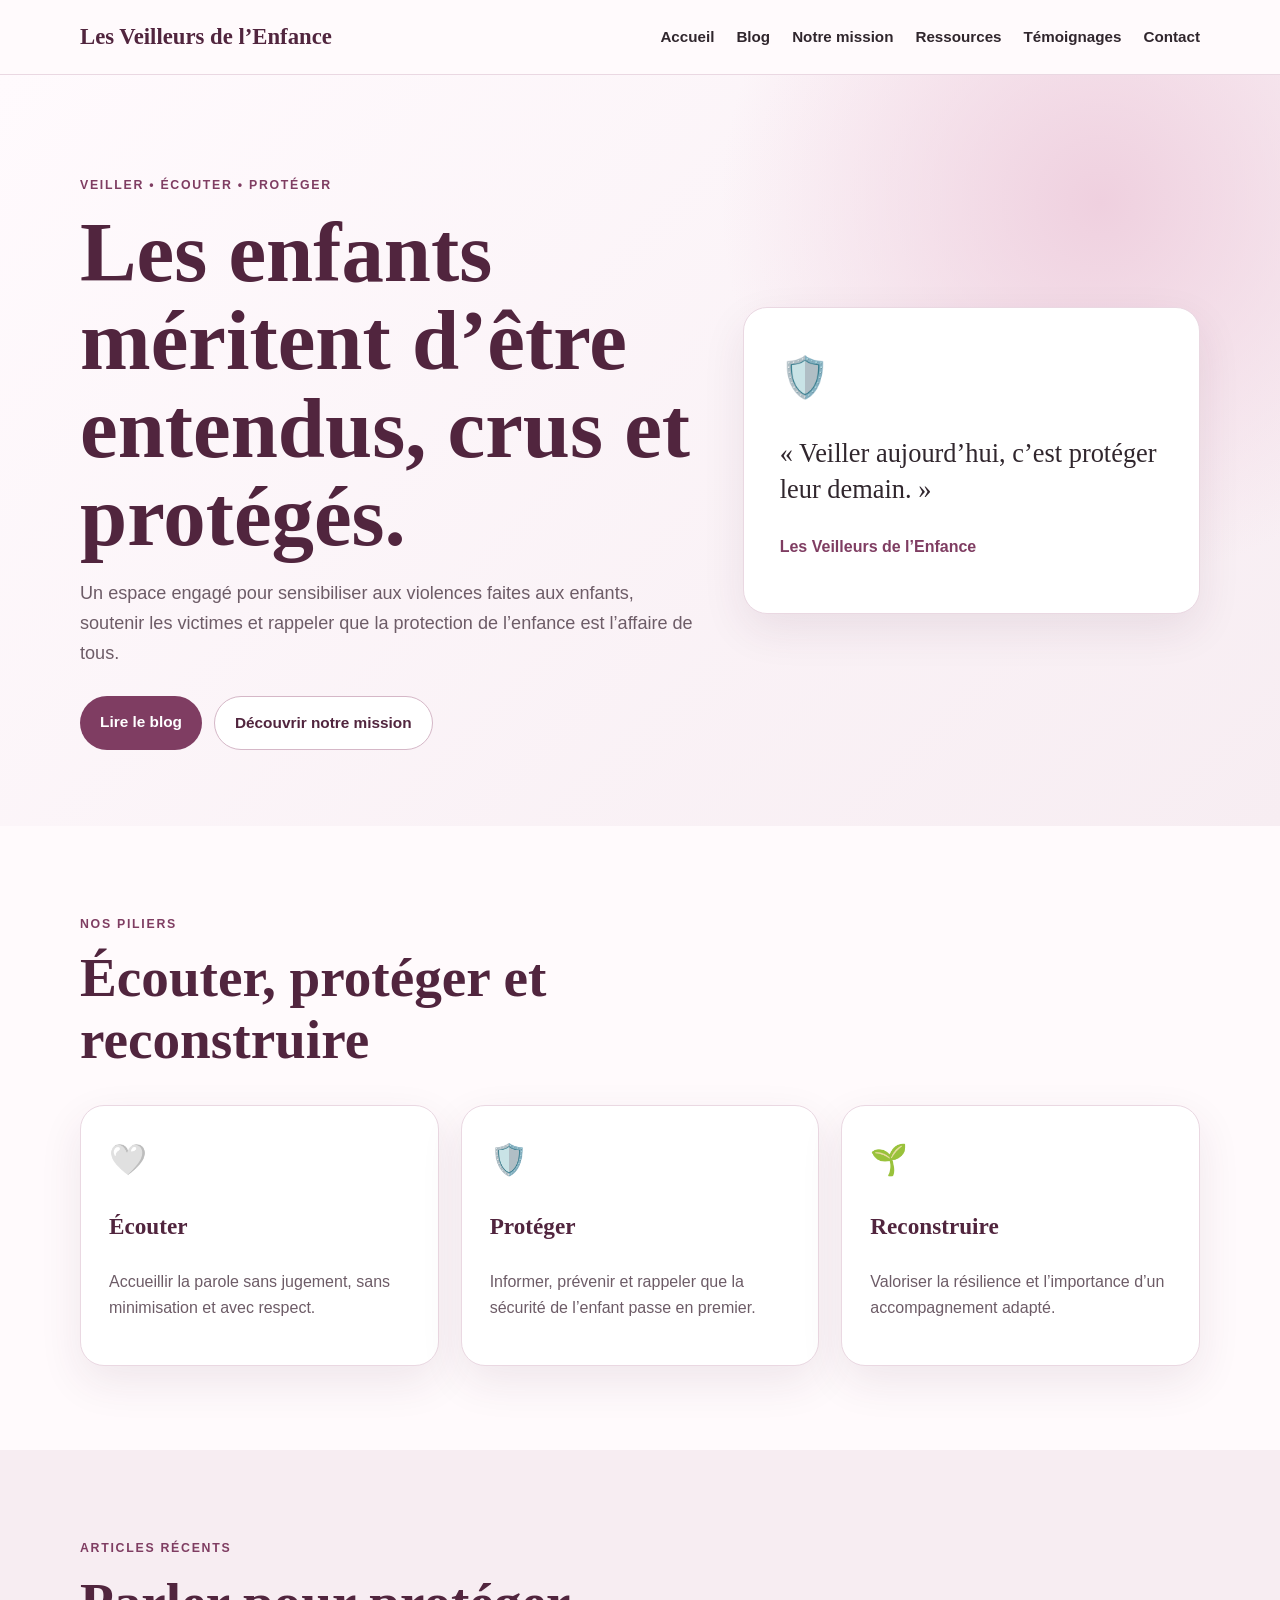
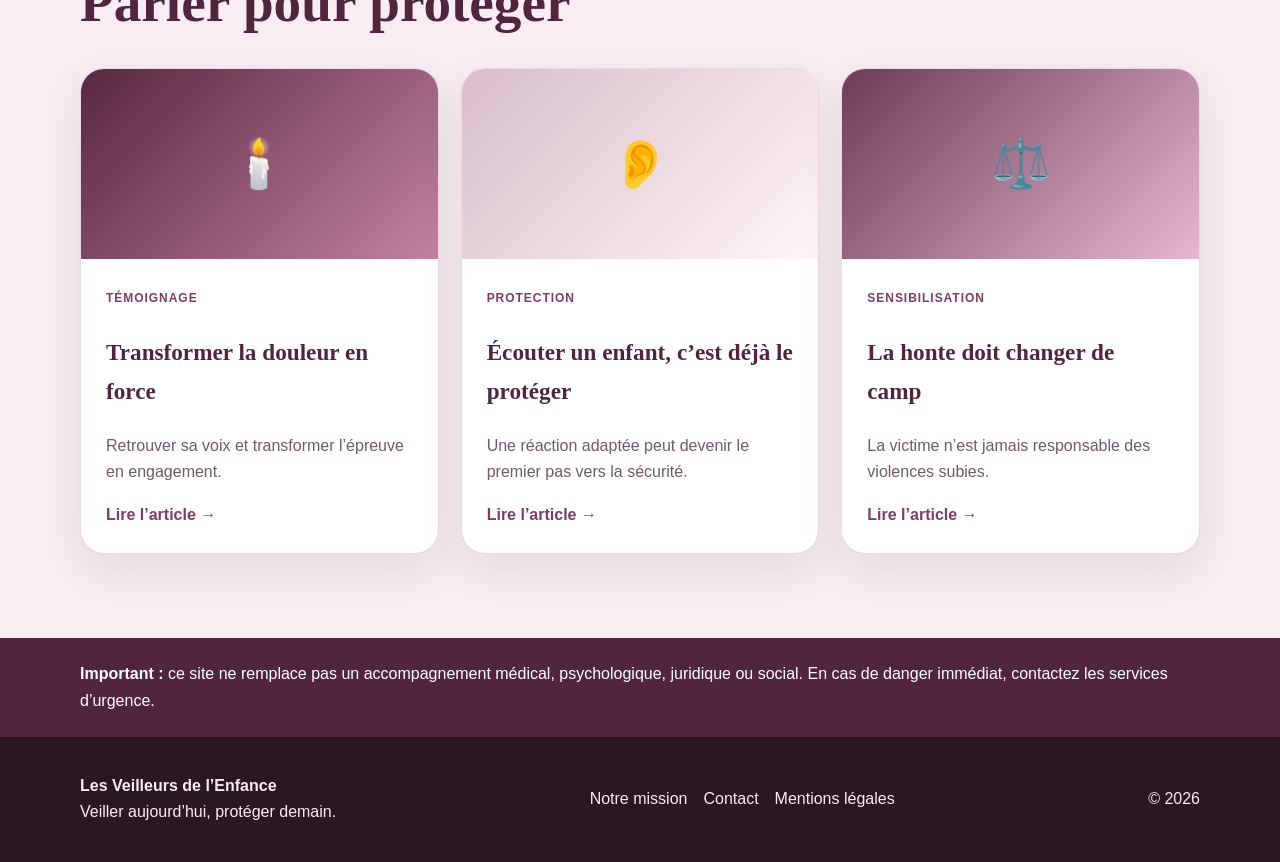
<file: index.html>
<!DOCTYPE html>
<html lang="fr">
<head>
<meta charset="UTF-8">
<meta name="viewport" content="width=device-width, initial-scale=1.0">
<meta name="description" content="Les Veilleurs de l'Enfance — Blog de sensibilisation et de protection de l'enfance.">
<title>Les Veilleurs de l’Enfance</title>
<link rel="stylesheet" href="style.css">
</head>
<body>

<header class="site-header">
  <div class="container nav">
    <a class="logo" href="index.html">Les Veilleurs de l’Enfance</a>
    <button class="menu-toggle" aria-label="Ouvrir le menu">☰</button>
    <nav class="nav-links">
      <a href="index.html">Accueil</a>
      <a href="blog.html">Blog</a>
      <a href="mission.html">Notre mission</a>
      <a href="ressources.html">Ressources</a>
      <a href="temoignages.html">Témoignages</a>
      <a href="contact.html">Contact</a>
    </nav>
  </div>
</header>


<main>
<section class="hero">
  <div class="container hero-grid">
    <div>
      <span class="eyebrow">Veiller • Écouter • Protéger</span>
      <h1>Les enfants méritent d’être entendus, crus et protégés.</h1>
      <p class="lead">Un espace engagé pour sensibiliser aux violences faites aux enfants, soutenir les victimes et rappeler que la protection de l’enfance est l’affaire de tous.</p>
      <div class="actions">
        <a class="btn btn-primary" href="blog.html">Lire le blog</a>
        <a class="btn btn-secondary" href="mission.html">Découvrir notre mission</a>
      </div>
    </div>
    <div class="hero-card">
      <div class="hero-icon">🛡️</div>
      <p class="quote">« Veiller aujourd’hui, c’est protéger leur demain. »</p>
      <p class="signature">Les Veilleurs de l’Enfance</p>
    </div>
  </div>
</section>

<section class="section">
  <div class="container">
    <div class="section-head">
      <span class="eyebrow">Nos piliers</span>
      <h2>Écouter, protéger et reconstruire</h2>
    </div>
    <div class="grid-3">
      <article class="card"><div class="card-icon">🤍</div><h3>Écouter</h3><p>Accueillir la parole sans jugement, sans minimisation et avec respect.</p></article>
      <article class="card"><div class="card-icon">🛡️</div><h3>Protéger</h3><p>Informer, prévenir et rappeler que la sécurité de l’enfant passe en premier.</p></article>
      <article class="card"><div class="card-icon">🌱</div><h3>Reconstruire</h3><p>Valoriser la résilience et l’importance d’un accompagnement adapté.</p></article>
    </div>
  </div>
</section>

<section class="section section-soft">
  <div class="container">
    <div class="section-head"><span class="eyebrow">Articles récents</span><h2>Parler pour protéger</h2></div>
    <div class="grid-3">
      <article class="article-card"><div class="article-cover one">🕯️</div><div class="article-body"><span class="tag">Témoignage</span><h3>Transformer la douleur en force</h3><p>Retrouver sa voix et transformer l’épreuve en engagement.</p><a class="text-link" href="article-transformer-la-douleur.html">Lire l’article →</a></div></article>
      <article class="article-card"><div class="article-cover two">👂</div><div class="article-body"><span class="tag">Protection</span><h3>Écouter un enfant, c’est déjà le protéger</h3><p>Une réaction adaptée peut devenir le premier pas vers la sécurité.</p><a class="text-link" href="article-ecouter-un-enfant.html">Lire l’article →</a></div></article>
      <article class="article-card"><div class="article-cover three">⚖️</div><div class="article-body"><span class="tag">Sensibilisation</span><h3>La honte doit changer de camp</h3><p>La victime n’est jamais responsable des violences subies.</p><a class="text-link" href="article-honte.html">Lire l’article →</a></div></article>
    </div>
  </div>
</section>
</main>


<div class="notice">
  <div class="container"><strong>Important :</strong> ce site ne remplace pas un accompagnement médical, psychologique, juridique ou social. En cas de danger immédiat, contactez les services d’urgence.</div>
</div>
<footer>
  <div class="container footer-grid">
    <div>
      <strong>Les Veilleurs de l’Enfance</strong><br>
      <span>Veiller aujourd’hui, protéger demain.</span>
    </div>
    <div class="footer-links">
      <a href="mission.html">Notre mission</a>
      <a href="contact.html">Contact</a>
      <a href="mentions-legales.html">Mentions légales</a>
    </div>
    <div>© 2026</div>
  </div>
</footer>
<script src="script.js"></script>

</body>
</html>
</file>
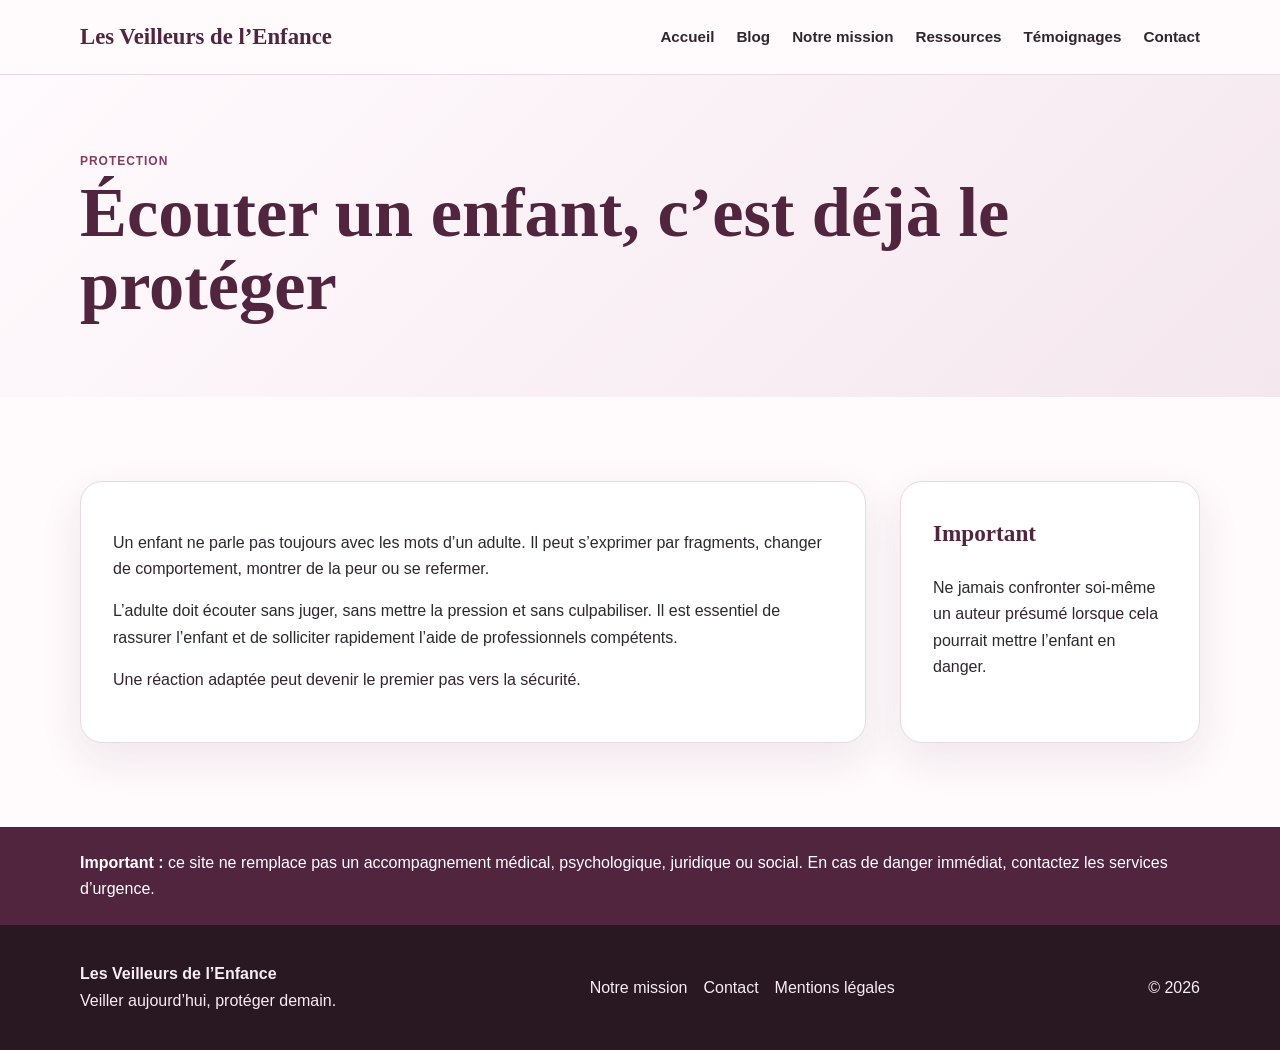
<file: article-ecouter-un-enfant.html>
<!DOCTYPE html>
<html lang="fr">
<head>
<meta charset="UTF-8">
<meta name="viewport" content="width=device-width, initial-scale=1.0">
<meta name="description" content="Les Veilleurs de l'Enfance — Blog de sensibilisation et de protection de l'enfance.">
<title>Écouter un enfant, c’est déjà le protéger</title>
<link rel="stylesheet" href="style.css">
</head>
<body>

<header class="site-header">
  <div class="container nav">
    <a class="logo" href="index.html">Les Veilleurs de l’Enfance</a>
    <button class="menu-toggle" aria-label="Ouvrir le menu">☰</button>
    <nav class="nav-links">
      <a href="index.html">Accueil</a>
      <a href="blog.html">Blog</a>
      <a href="mission.html">Notre mission</a>
      <a href="ressources.html">Ressources</a>
      <a href="temoignages.html">Témoignages</a>
      <a href="contact.html">Contact</a>
    </nav>
  </div>
</header>


<main><section class="page-hero"><div class="container"><span class="tag">Protection</span><h1>Écouter un enfant, c’est déjà le protéger</h1></div></section>
<section class="section"><div class="container article-layout"><article class="article-main"><p>Un enfant ne parle pas toujours avec les mots d’un adulte. Il peut s’exprimer par fragments, changer de comportement, montrer de la peur ou se refermer.</p><p>L’adulte doit écouter sans juger, sans mettre la pression et sans culpabiliser. Il est essentiel de rassurer l’enfant et de solliciter rapidement l’aide de professionnels compétents.</p><p>Une réaction adaptée peut devenir le premier pas vers la sécurité.</p></article><aside class="sidebar"><h3>Important</h3><p>Ne jamais confronter soi-même un auteur présumé lorsque cela pourrait mettre l’enfant en danger.</p></aside></div></section></main>


<div class="notice">
  <div class="container"><strong>Important :</strong> ce site ne remplace pas un accompagnement médical, psychologique, juridique ou social. En cas de danger immédiat, contactez les services d’urgence.</div>
</div>
<footer>
  <div class="container footer-grid">
    <div>
      <strong>Les Veilleurs de l’Enfance</strong><br>
      <span>Veiller aujourd’hui, protéger demain.</span>
    </div>
    <div class="footer-links">
      <a href="mission.html">Notre mission</a>
      <a href="contact.html">Contact</a>
      <a href="mentions-legales.html">Mentions légales</a>
    </div>
    <div>© 2026</div>
  </div>
</footer>
<script src="script.js"></script>

</body>
</html>
</file>
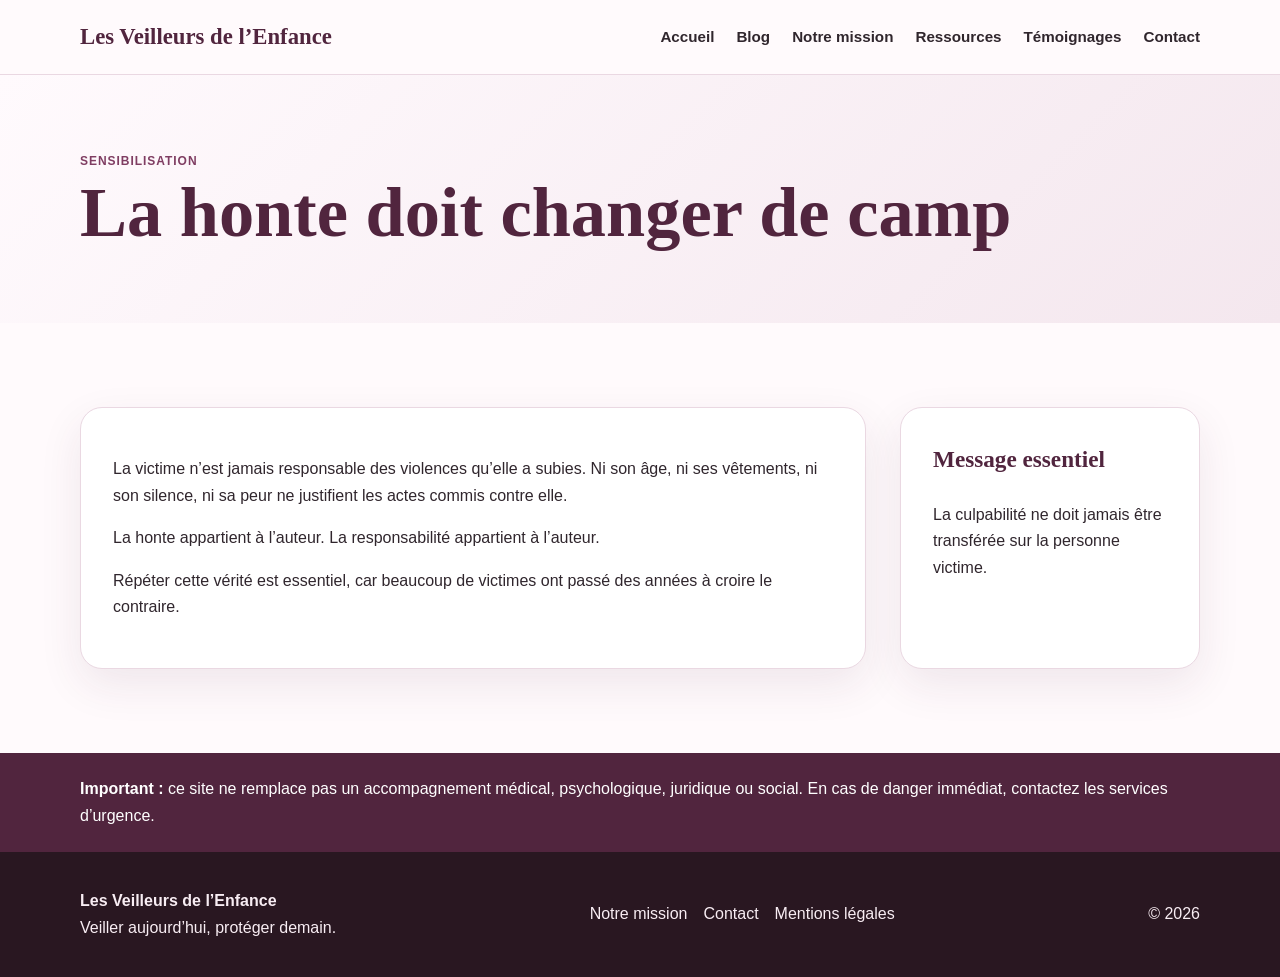
<file: article-honte.html>
<!DOCTYPE html>
<html lang="fr">
<head>
<meta charset="UTF-8">
<meta name="viewport" content="width=device-width, initial-scale=1.0">
<meta name="description" content="Les Veilleurs de l'Enfance — Blog de sensibilisation et de protection de l'enfance.">
<title>La honte doit changer de camp</title>
<link rel="stylesheet" href="style.css">
</head>
<body>

<header class="site-header">
  <div class="container nav">
    <a class="logo" href="index.html">Les Veilleurs de l’Enfance</a>
    <button class="menu-toggle" aria-label="Ouvrir le menu">☰</button>
    <nav class="nav-links">
      <a href="index.html">Accueil</a>
      <a href="blog.html">Blog</a>
      <a href="mission.html">Notre mission</a>
      <a href="ressources.html">Ressources</a>
      <a href="temoignages.html">Témoignages</a>
      <a href="contact.html">Contact</a>
    </nav>
  </div>
</header>


<main><section class="page-hero"><div class="container"><span class="tag">Sensibilisation</span><h1>La honte doit changer de camp</h1></div></section>
<section class="section"><div class="container article-layout"><article class="article-main"><p>La victime n’est jamais responsable des violences qu’elle a subies. Ni son âge, ni ses vêtements, ni son silence, ni sa peur ne justifient les actes commis contre elle.</p><p>La honte appartient à l’auteur. La responsabilité appartient à l’auteur.</p><p>Répéter cette vérité est essentiel, car beaucoup de victimes ont passé des années à croire le contraire.</p></article><aside class="sidebar"><h3>Message essentiel</h3><p>La culpabilité ne doit jamais être transférée sur la personne victime.</p></aside></div></section></main>


<div class="notice">
  <div class="container"><strong>Important :</strong> ce site ne remplace pas un accompagnement médical, psychologique, juridique ou social. En cas de danger immédiat, contactez les services d’urgence.</div>
</div>
<footer>
  <div class="container footer-grid">
    <div>
      <strong>Les Veilleurs de l’Enfance</strong><br>
      <span>Veiller aujourd’hui, protéger demain.</span>
    </div>
    <div class="footer-links">
      <a href="mission.html">Notre mission</a>
      <a href="contact.html">Contact</a>
      <a href="mentions-legales.html">Mentions légales</a>
    </div>
    <div>© 2026</div>
  </div>
</footer>
<script src="script.js"></script>

</body>
</html>
</file>
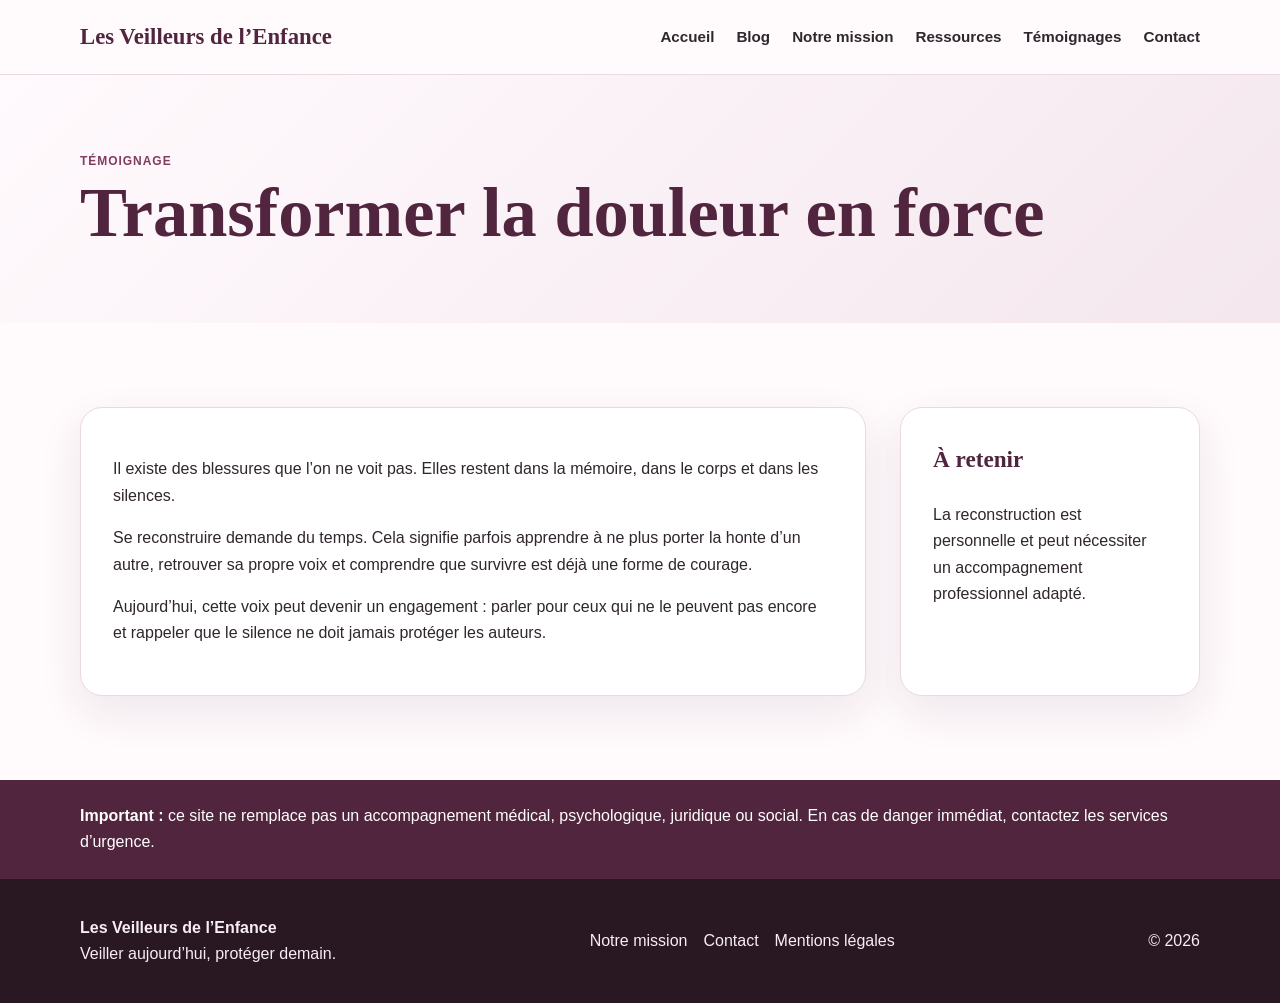
<file: article-transformer-la-douleur.html>
<!DOCTYPE html>
<html lang="fr">
<head>
<meta charset="UTF-8">
<meta name="viewport" content="width=device-width, initial-scale=1.0">
<meta name="description" content="Les Veilleurs de l'Enfance — Blog de sensibilisation et de protection de l'enfance.">
<title>Transformer la douleur en force</title>
<link rel="stylesheet" href="style.css">
</head>
<body>

<header class="site-header">
  <div class="container nav">
    <a class="logo" href="index.html">Les Veilleurs de l’Enfance</a>
    <button class="menu-toggle" aria-label="Ouvrir le menu">☰</button>
    <nav class="nav-links">
      <a href="index.html">Accueil</a>
      <a href="blog.html">Blog</a>
      <a href="mission.html">Notre mission</a>
      <a href="ressources.html">Ressources</a>
      <a href="temoignages.html">Témoignages</a>
      <a href="contact.html">Contact</a>
    </nav>
  </div>
</header>


<main><section class="page-hero"><div class="container"><span class="tag">Témoignage</span><h1>Transformer la douleur en force</h1></div></section>
<section class="section"><div class="container article-layout"><article class="article-main"><p>Il existe des blessures que l’on ne voit pas. Elles restent dans la mémoire, dans le corps et dans les silences.</p><p>Se reconstruire demande du temps. Cela signifie parfois apprendre à ne plus porter la honte d’un autre, retrouver sa propre voix et comprendre que survivre est déjà une forme de courage.</p><p>Aujourd’hui, cette voix peut devenir un engagement : parler pour ceux qui ne le peuvent pas encore et rappeler que le silence ne doit jamais protéger les auteurs.</p></article><aside class="sidebar"><h3>À retenir</h3><p>La reconstruction est personnelle et peut nécessiter un accompagnement professionnel adapté.</p></aside></div></section></main>


<div class="notice">
  <div class="container"><strong>Important :</strong> ce site ne remplace pas un accompagnement médical, psychologique, juridique ou social. En cas de danger immédiat, contactez les services d’urgence.</div>
</div>
<footer>
  <div class="container footer-grid">
    <div>
      <strong>Les Veilleurs de l’Enfance</strong><br>
      <span>Veiller aujourd’hui, protéger demain.</span>
    </div>
    <div class="footer-links">
      <a href="mission.html">Notre mission</a>
      <a href="contact.html">Contact</a>
      <a href="mentions-legales.html">Mentions légales</a>
    </div>
    <div>© 2026</div>
  </div>
</footer>
<script src="script.js"></script>

</body>
</html>
</file>
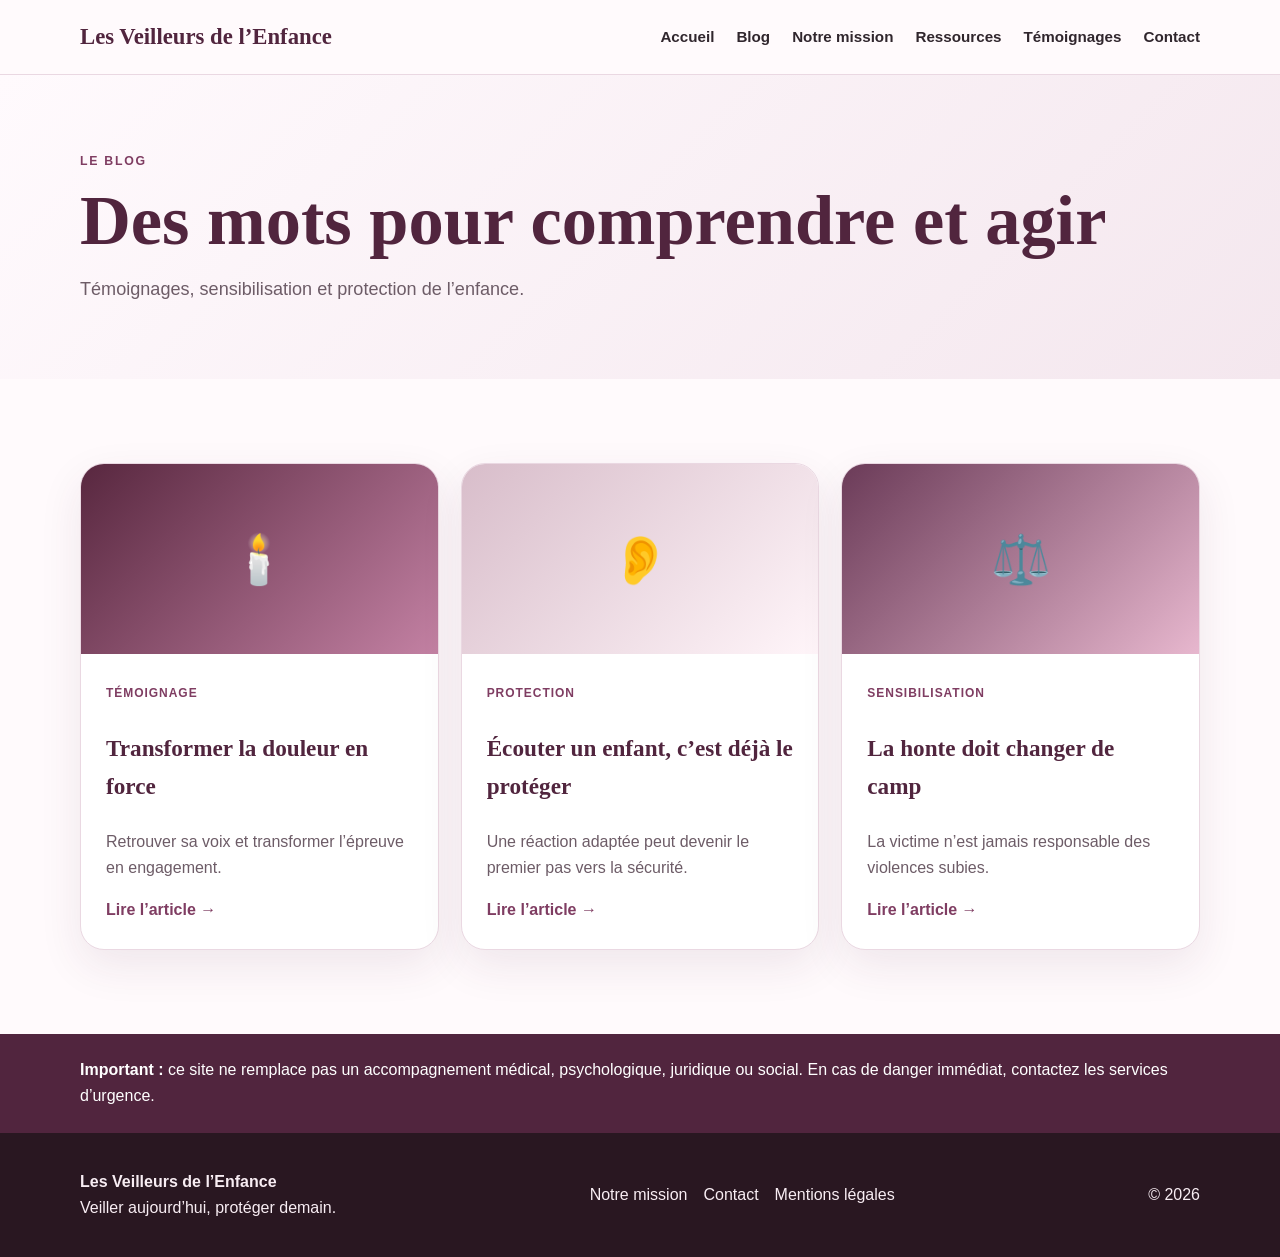
<file: blog.html>
<!DOCTYPE html>
<html lang="fr">
<head>
<meta charset="UTF-8">
<meta name="viewport" content="width=device-width, initial-scale=1.0">
<meta name="description" content="Les Veilleurs de l'Enfance — Blog de sensibilisation et de protection de l'enfance.">
<title>Blog — Les Veilleurs de l’Enfance</title>
<link rel="stylesheet" href="style.css">
</head>
<body>

<header class="site-header">
  <div class="container nav">
    <a class="logo" href="index.html">Les Veilleurs de l’Enfance</a>
    <button class="menu-toggle" aria-label="Ouvrir le menu">☰</button>
    <nav class="nav-links">
      <a href="index.html">Accueil</a>
      <a href="blog.html">Blog</a>
      <a href="mission.html">Notre mission</a>
      <a href="ressources.html">Ressources</a>
      <a href="temoignages.html">Témoignages</a>
      <a href="contact.html">Contact</a>
    </nav>
  </div>
</header>


<main>
<section class="page-hero"><div class="container"><span class="eyebrow">Le blog</span><h1>Des mots pour comprendre et agir</h1><p class="lead">Témoignages, sensibilisation et protection de l’enfance.</p></div></section>
<section class="section"><div class="container"><div class="grid-3">
<article class="article-card"><div class="article-cover one">🕯️</div><div class="article-body"><span class="tag">Témoignage</span><h3>Transformer la douleur en force</h3><p>Retrouver sa voix et transformer l’épreuve en engagement.</p><a class="text-link" href="article-transformer-la-douleur.html">Lire l’article →</a></div></article>
<article class="article-card"><div class="article-cover two">👂</div><div class="article-body"><span class="tag">Protection</span><h3>Écouter un enfant, c’est déjà le protéger</h3><p>Une réaction adaptée peut devenir le premier pas vers la sécurité.</p><a class="text-link" href="article-ecouter-un-enfant.html">Lire l’article →</a></div></article>
<article class="article-card"><div class="article-cover three">⚖️</div><div class="article-body"><span class="tag">Sensibilisation</span><h3>La honte doit changer de camp</h3><p>La victime n’est jamais responsable des violences subies.</p><a class="text-link" href="article-honte.html">Lire l’article →</a></div></article>
</div></div></section>
</main>


<div class="notice">
  <div class="container"><strong>Important :</strong> ce site ne remplace pas un accompagnement médical, psychologique, juridique ou social. En cas de danger immédiat, contactez les services d’urgence.</div>
</div>
<footer>
  <div class="container footer-grid">
    <div>
      <strong>Les Veilleurs de l’Enfance</strong><br>
      <span>Veiller aujourd’hui, protéger demain.</span>
    </div>
    <div class="footer-links">
      <a href="mission.html">Notre mission</a>
      <a href="contact.html">Contact</a>
      <a href="mentions-legales.html">Mentions légales</a>
    </div>
    <div>© 2026</div>
  </div>
</footer>
<script src="script.js"></script>

</body>
</html>
</file>
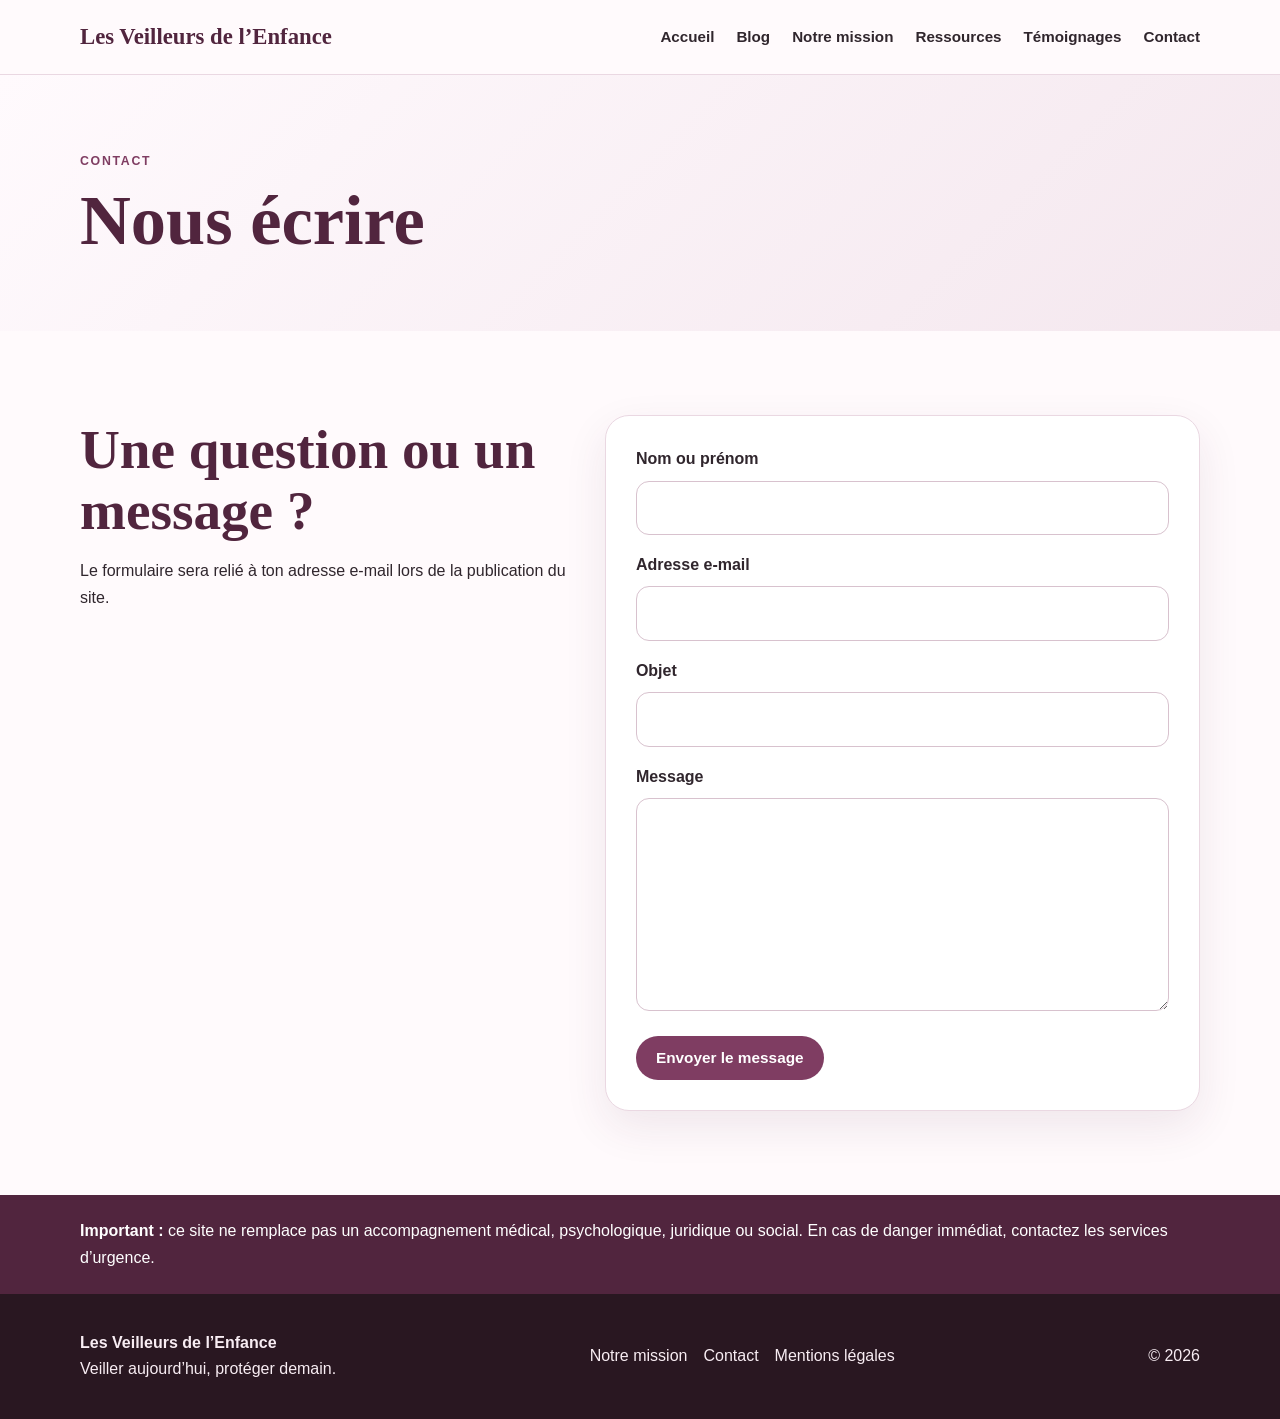
<file: contact.html>
<!DOCTYPE html>
<html lang="fr">
<head>
<meta charset="UTF-8">
<meta name="viewport" content="width=device-width, initial-scale=1.0">
<meta name="description" content="Les Veilleurs de l'Enfance — Blog de sensibilisation et de protection de l'enfance.">
<title>Contact — Les Veilleurs de l’Enfance</title>
<link rel="stylesheet" href="style.css">
</head>
<body>

<header class="site-header">
  <div class="container nav">
    <a class="logo" href="index.html">Les Veilleurs de l’Enfance</a>
    <button class="menu-toggle" aria-label="Ouvrir le menu">☰</button>
    <nav class="nav-links">
      <a href="index.html">Accueil</a>
      <a href="blog.html">Blog</a>
      <a href="mission.html">Notre mission</a>
      <a href="ressources.html">Ressources</a>
      <a href="temoignages.html">Témoignages</a>
      <a href="contact.html">Contact</a>
    </nav>
  </div>
</header>


<main>
<section class="page-hero"><div class="container"><span class="eyebrow">Contact</span><h1>Nous écrire</h1></div></section>
<section class="section"><div class="container form-grid">
<div><h2>Une question ou un message ?</h2><p>Le formulaire sera relié à ton adresse e-mail lors de la publication du site.</p></div>
<form class="form-box" data-demo>
<label>Nom ou prénom<input type="text" required></label>
<label>Adresse e-mail<input type="email" required></label>
<label>Objet<input type="text" required></label>
<label>Message<textarea rows="7" required></textarea></label>
<button class="btn btn-primary" type="submit">Envoyer le message</button>
</form>
</div></section>
</main>


<div class="notice">
  <div class="container"><strong>Important :</strong> ce site ne remplace pas un accompagnement médical, psychologique, juridique ou social. En cas de danger immédiat, contactez les services d’urgence.</div>
</div>
<footer>
  <div class="container footer-grid">
    <div>
      <strong>Les Veilleurs de l’Enfance</strong><br>
      <span>Veiller aujourd’hui, protéger demain.</span>
    </div>
    <div class="footer-links">
      <a href="mission.html">Notre mission</a>
      <a href="contact.html">Contact</a>
      <a href="mentions-legales.html">Mentions légales</a>
    </div>
    <div>© 2026</div>
  </div>
</footer>
<script src="script.js"></script>

</body>
</html>
</file>
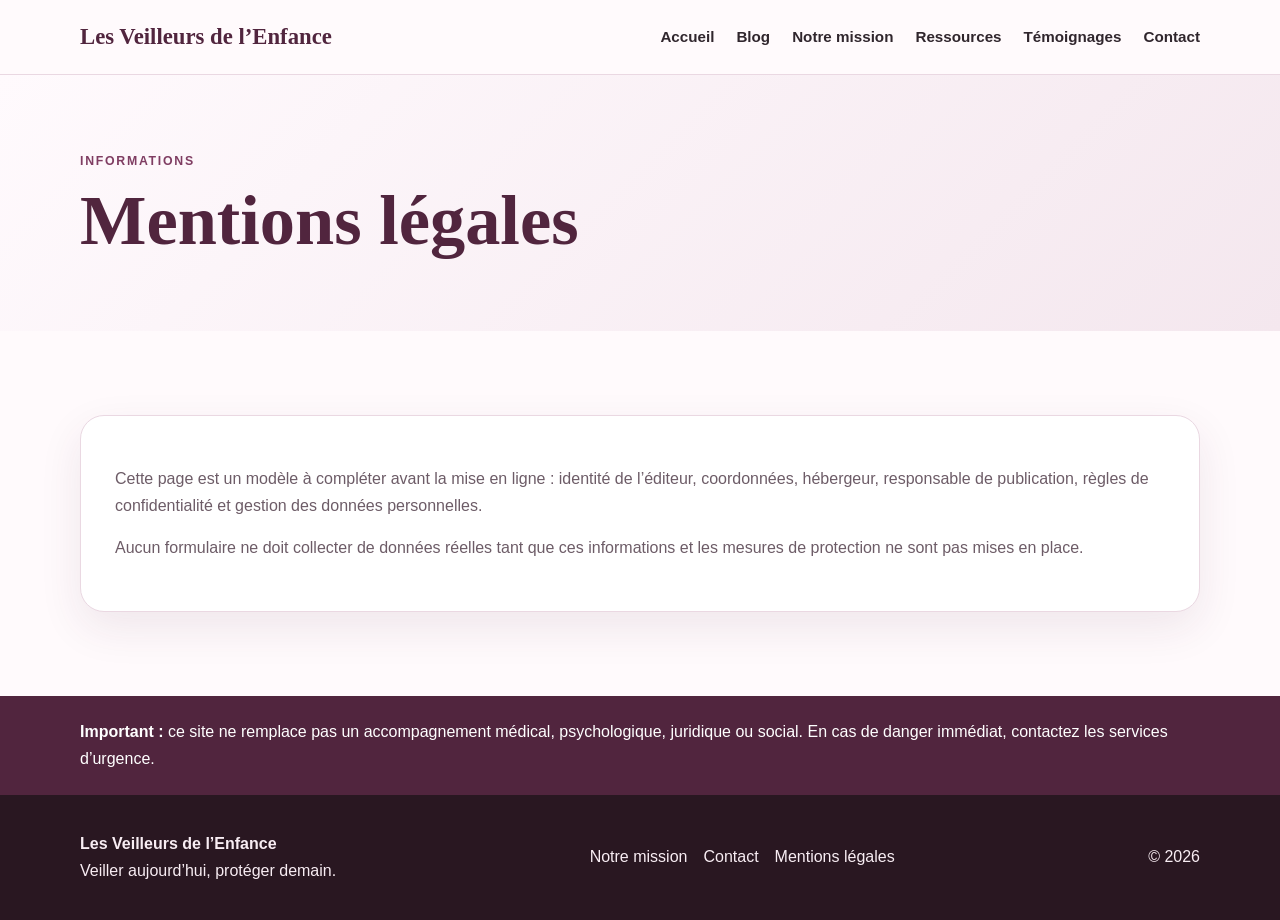
<file: mentions-legales.html>
<!DOCTYPE html>
<html lang="fr">
<head>
<meta charset="UTF-8">
<meta name="viewport" content="width=device-width, initial-scale=1.0">
<meta name="description" content="Les Veilleurs de l'Enfance — Blog de sensibilisation et de protection de l'enfance.">
<title>Mentions légales — Les Veilleurs de l’Enfance</title>
<link rel="stylesheet" href="style.css">
</head>
<body>

<header class="site-header">
  <div class="container nav">
    <a class="logo" href="index.html">Les Veilleurs de l’Enfance</a>
    <button class="menu-toggle" aria-label="Ouvrir le menu">☰</button>
    <nav class="nav-links">
      <a href="index.html">Accueil</a>
      <a href="blog.html">Blog</a>
      <a href="mission.html">Notre mission</a>
      <a href="ressources.html">Ressources</a>
      <a href="temoignages.html">Témoignages</a>
      <a href="contact.html">Contact</a>
    </nav>
  </div>
</header>


<main>
<section class="page-hero"><div class="container"><span class="eyebrow">Informations</span><h1>Mentions légales</h1></div></section>
<section class="section"><div class="container content-box">
<p>Cette page est un modèle à compléter avant la mise en ligne : identité de l’éditeur, coordonnées, hébergeur, responsable de publication, règles de confidentialité et gestion des données personnelles.</p>
<p>Aucun formulaire ne doit collecter de données réelles tant que ces informations et les mesures de protection ne sont pas mises en place.</p>
</div></section>
</main>


<div class="notice">
  <div class="container"><strong>Important :</strong> ce site ne remplace pas un accompagnement médical, psychologique, juridique ou social. En cas de danger immédiat, contactez les services d’urgence.</div>
</div>
<footer>
  <div class="container footer-grid">
    <div>
      <strong>Les Veilleurs de l’Enfance</strong><br>
      <span>Veiller aujourd’hui, protéger demain.</span>
    </div>
    <div class="footer-links">
      <a href="mission.html">Notre mission</a>
      <a href="contact.html">Contact</a>
      <a href="mentions-legales.html">Mentions légales</a>
    </div>
    <div>© 2026</div>
  </div>
</footer>
<script src="script.js"></script>

</body>
</html>
</file>
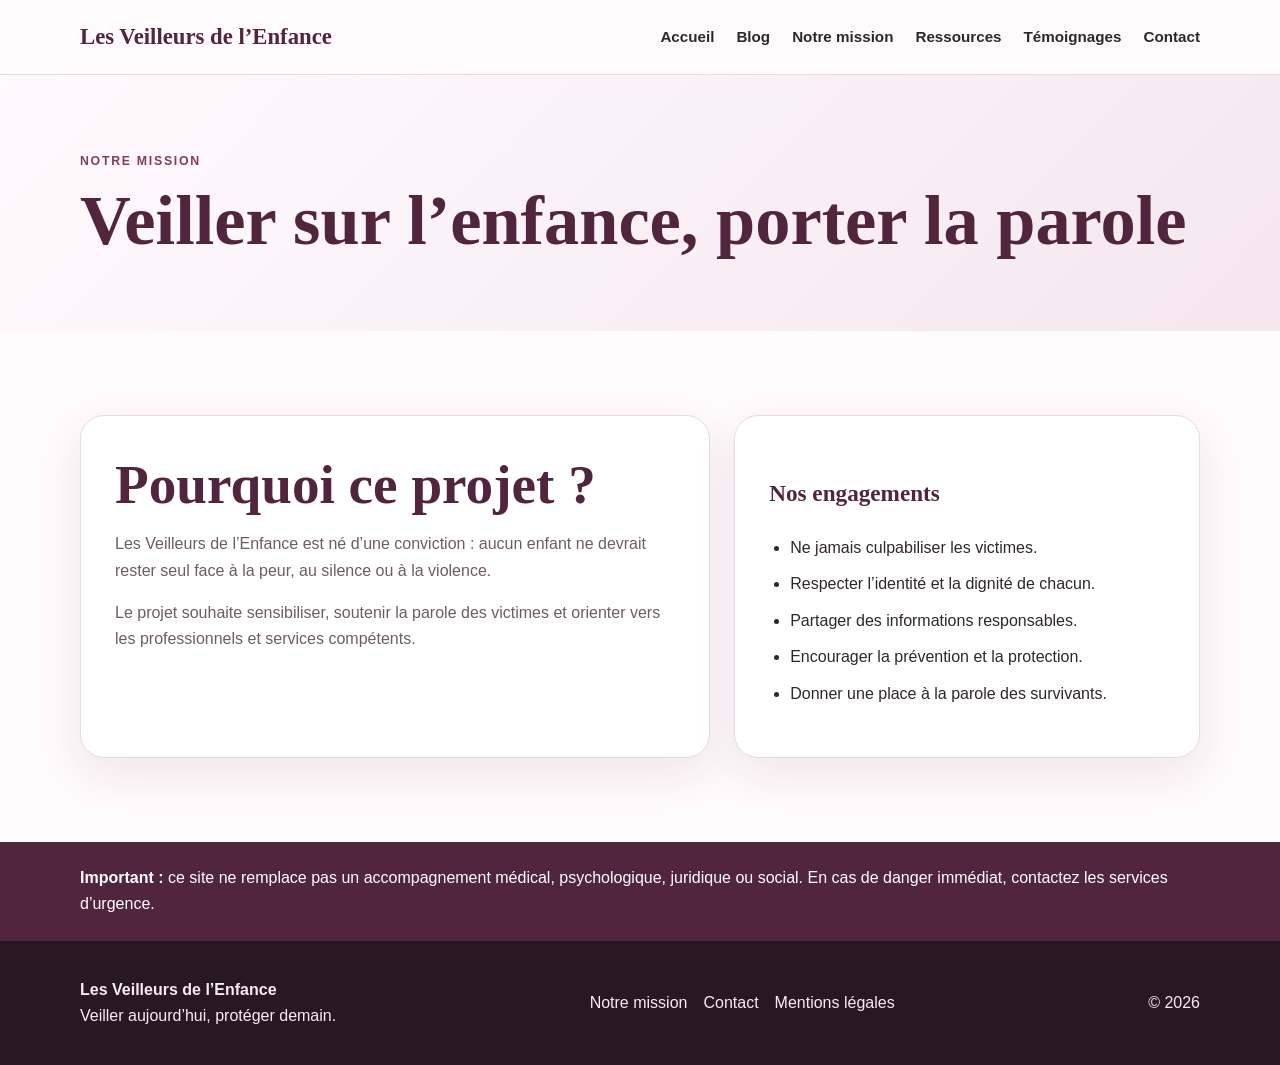
<file: mission.html>
<!DOCTYPE html>
<html lang="fr">
<head>
<meta charset="UTF-8">
<meta name="viewport" content="width=device-width, initial-scale=1.0">
<meta name="description" content="Les Veilleurs de l'Enfance — Blog de sensibilisation et de protection de l'enfance.">
<title>Notre mission — Les Veilleurs de l’Enfance</title>
<link rel="stylesheet" href="style.css">
</head>
<body>

<header class="site-header">
  <div class="container nav">
    <a class="logo" href="index.html">Les Veilleurs de l’Enfance</a>
    <button class="menu-toggle" aria-label="Ouvrir le menu">☰</button>
    <nav class="nav-links">
      <a href="index.html">Accueil</a>
      <a href="blog.html">Blog</a>
      <a href="mission.html">Notre mission</a>
      <a href="ressources.html">Ressources</a>
      <a href="temoignages.html">Témoignages</a>
      <a href="contact.html">Contact</a>
    </nav>
  </div>
</header>


<main>
<section class="page-hero"><div class="container"><span class="eyebrow">Notre mission</span><h1>Veiller sur l’enfance, porter la parole</h1></div></section>
<section class="section"><div class="container about-grid">
<div class="content-box"><h2>Pourquoi ce projet ?</h2><p>Les Veilleurs de l’Enfance est né d’une conviction : aucun enfant ne devrait rester seul face à la peur, au silence ou à la violence.</p><p>Le projet souhaite sensibiliser, soutenir la parole des victimes et orienter vers les professionnels et services compétents.</p></div>
<div class="content-box"><h3>Nos engagements</h3><ul class="checklist"><li>Ne jamais culpabiliser les victimes.</li><li>Respecter l’identité et la dignité de chacun.</li><li>Partager des informations responsables.</li><li>Encourager la prévention et la protection.</li><li>Donner une place à la parole des survivants.</li></ul></div>
</div></section>
</main>


<div class="notice">
  <div class="container"><strong>Important :</strong> ce site ne remplace pas un accompagnement médical, psychologique, juridique ou social. En cas de danger immédiat, contactez les services d’urgence.</div>
</div>
<footer>
  <div class="container footer-grid">
    <div>
      <strong>Les Veilleurs de l’Enfance</strong><br>
      <span>Veiller aujourd’hui, protéger demain.</span>
    </div>
    <div class="footer-links">
      <a href="mission.html">Notre mission</a>
      <a href="contact.html">Contact</a>
      <a href="mentions-legales.html">Mentions légales</a>
    </div>
    <div>© 2026</div>
  </div>
</footer>
<script src="script.js"></script>

</body>
</html>
</file>
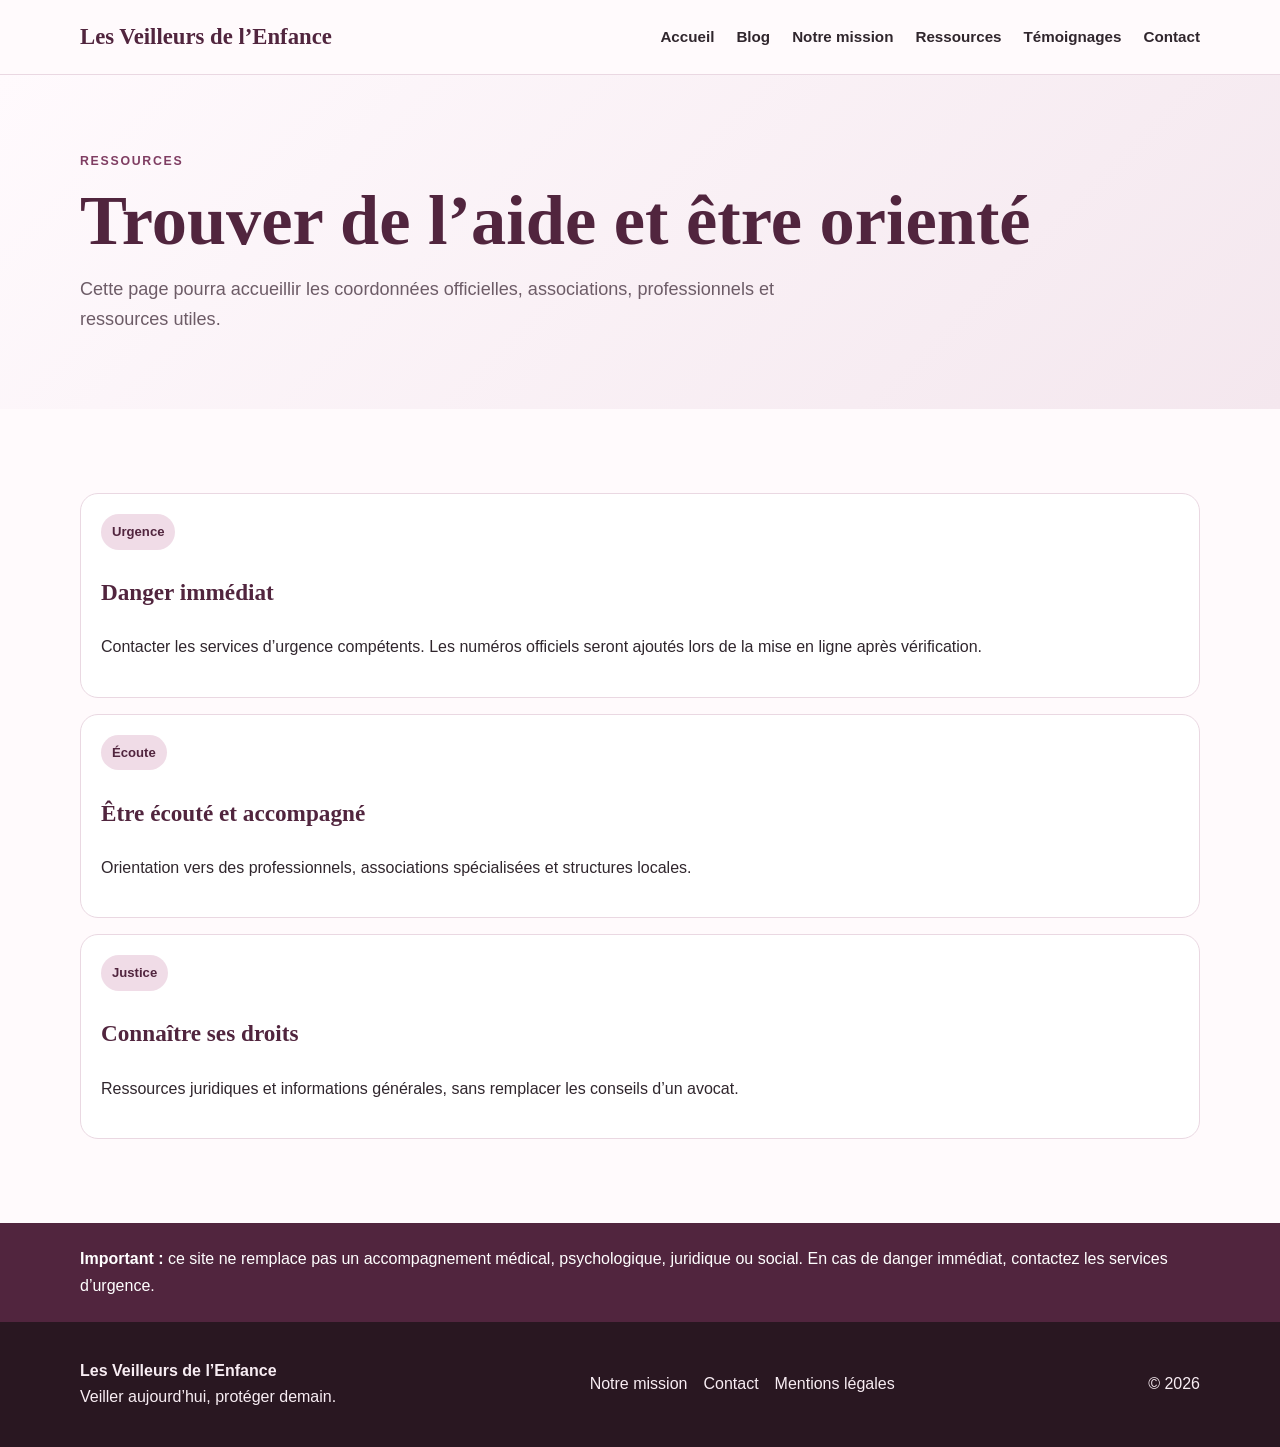
<file: ressources.html>
<!DOCTYPE html>
<html lang="fr">
<head>
<meta charset="UTF-8">
<meta name="viewport" content="width=device-width, initial-scale=1.0">
<meta name="description" content="Les Veilleurs de l'Enfance — Blog de sensibilisation et de protection de l'enfance.">
<title>Ressources — Les Veilleurs de l’Enfance</title>
<link rel="stylesheet" href="style.css">
</head>
<body>

<header class="site-header">
  <div class="container nav">
    <a class="logo" href="index.html">Les Veilleurs de l’Enfance</a>
    <button class="menu-toggle" aria-label="Ouvrir le menu">☰</button>
    <nav class="nav-links">
      <a href="index.html">Accueil</a>
      <a href="blog.html">Blog</a>
      <a href="mission.html">Notre mission</a>
      <a href="ressources.html">Ressources</a>
      <a href="temoignages.html">Témoignages</a>
      <a href="contact.html">Contact</a>
    </nav>
  </div>
</header>


<main>
<section class="page-hero"><div class="container"><span class="eyebrow">Ressources</span><h1>Trouver de l’aide et être orienté</h1><p class="lead">Cette page pourra accueillir les coordonnées officielles, associations, professionnels et ressources utiles.</p></div></section>
<section class="section"><div class="container resource-list">
<div class="resource"><span class="badge">Urgence</span><h3>Danger immédiat</h3><p>Contacter les services d’urgence compétents. Les numéros officiels seront ajoutés lors de la mise en ligne après vérification.</p></div>
<div class="resource"><span class="badge">Écoute</span><h3>Être écouté et accompagné</h3><p>Orientation vers des professionnels, associations spécialisées et structures locales.</p></div>
<div class="resource"><span class="badge">Justice</span><h3>Connaître ses droits</h3><p>Ressources juridiques et informations générales, sans remplacer les conseils d’un avocat.</p></div>
</div></section>
</main>


<div class="notice">
  <div class="container"><strong>Important :</strong> ce site ne remplace pas un accompagnement médical, psychologique, juridique ou social. En cas de danger immédiat, contactez les services d’urgence.</div>
</div>
<footer>
  <div class="container footer-grid">
    <div>
      <strong>Les Veilleurs de l’Enfance</strong><br>
      <span>Veiller aujourd’hui, protéger demain.</span>
    </div>
    <div class="footer-links">
      <a href="mission.html">Notre mission</a>
      <a href="contact.html">Contact</a>
      <a href="mentions-legales.html">Mentions légales</a>
    </div>
    <div>© 2026</div>
  </div>
</footer>
<script src="script.js"></script>

</body>
</html>
</file>
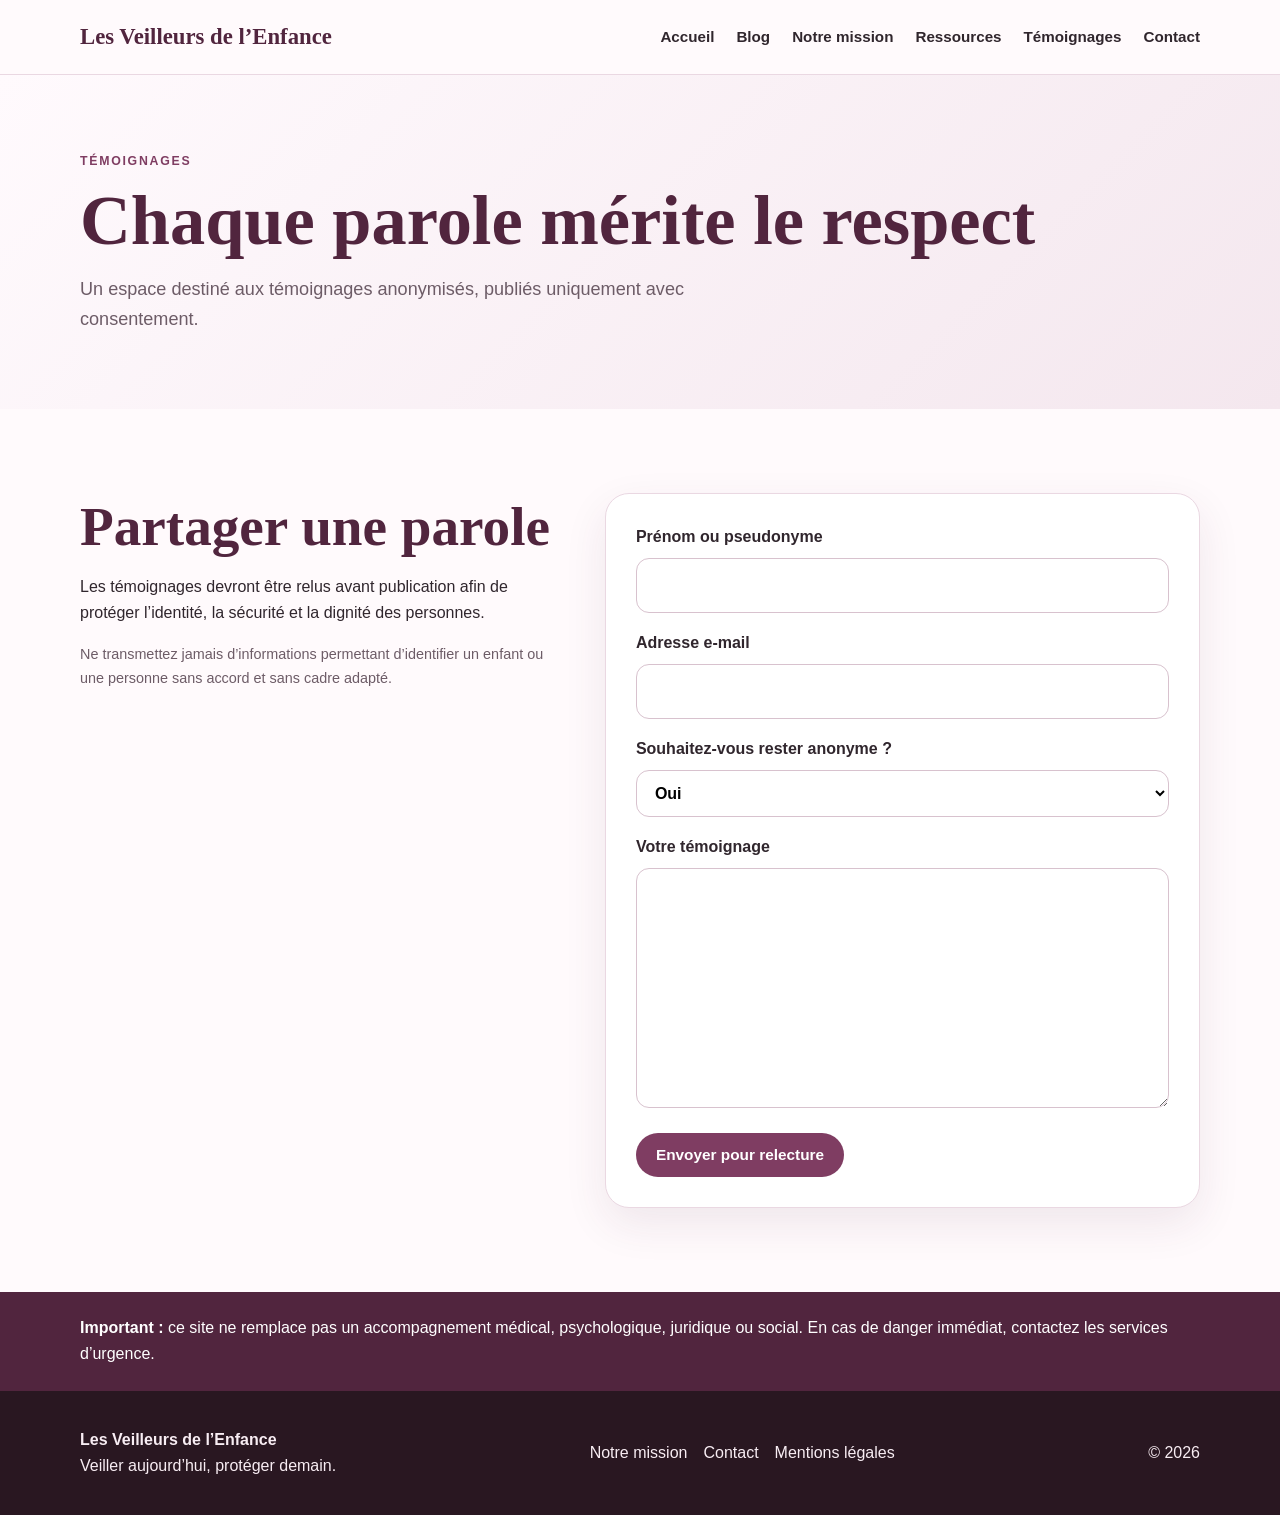
<file: temoignages.html>
<!DOCTYPE html>
<html lang="fr">
<head>
<meta charset="UTF-8">
<meta name="viewport" content="width=device-width, initial-scale=1.0">
<meta name="description" content="Les Veilleurs de l'Enfance — Blog de sensibilisation et de protection de l'enfance.">
<title>Témoignages — Les Veilleurs de l’Enfance</title>
<link rel="stylesheet" href="style.css">
</head>
<body>

<header class="site-header">
  <div class="container nav">
    <a class="logo" href="index.html">Les Veilleurs de l’Enfance</a>
    <button class="menu-toggle" aria-label="Ouvrir le menu">☰</button>
    <nav class="nav-links">
      <a href="index.html">Accueil</a>
      <a href="blog.html">Blog</a>
      <a href="mission.html">Notre mission</a>
      <a href="ressources.html">Ressources</a>
      <a href="temoignages.html">Témoignages</a>
      <a href="contact.html">Contact</a>
    </nav>
  </div>
</header>


<main>
<section class="page-hero"><div class="container"><span class="eyebrow">Témoignages</span><h1>Chaque parole mérite le respect</h1><p class="lead">Un espace destiné aux témoignages anonymisés, publiés uniquement avec consentement.</p></div></section>
<section class="section"><div class="container form-grid">
<div><h2>Partager une parole</h2><p>Les témoignages devront être relus avant publication afin de protéger l’identité, la sécurité et la dignité des personnes.</p><p class="small">Ne transmettez jamais d’informations permettant d’identifier un enfant ou une personne sans accord et sans cadre adapté.</p></div>
<form class="form-box" data-demo>
<label>Prénom ou pseudonyme<input type="text" required></label>
<label>Adresse e-mail<input type="email" required></label>
<label>Souhaitez-vous rester anonyme ?<select><option>Oui</option><option>Non</option></select></label>
<label>Votre témoignage<textarea rows="8" required></textarea></label>
<button class="btn btn-primary" type="submit">Envoyer pour relecture</button>
</form>
</div></section>
</main>


<div class="notice">
  <div class="container"><strong>Important :</strong> ce site ne remplace pas un accompagnement médical, psychologique, juridique ou social. En cas de danger immédiat, contactez les services d’urgence.</div>
</div>
<footer>
  <div class="container footer-grid">
    <div>
      <strong>Les Veilleurs de l’Enfance</strong><br>
      <span>Veiller aujourd’hui, protéger demain.</span>
    </div>
    <div class="footer-links">
      <a href="mission.html">Notre mission</a>
      <a href="contact.html">Contact</a>
      <a href="mentions-legales.html">Mentions légales</a>
    </div>
    <div>© 2026</div>
  </div>
</footer>
<script src="script.js"></script>

</body>
</html>
</file>
<file: style.css>
:root{
  --primary:#7f3d62;
  --primary-dark:#51253e;
  --accent:#d6a8bf;
  --soft:#f7edf2;
  --bg:#fffafc;
  --white:#fff;
  --text:#30262d;
  --muted:#6d5c67;
  --border:#ead8e2;
  --shadow:0 16px 44px rgba(82,35,61,.09);
}
*{box-sizing:border-box}
html{scroll-behavior:smooth}
body{margin:0;font-family:Arial,Helvetica,sans-serif;background:var(--bg);color:var(--text);line-height:1.65}
img{max-width:100%;display:block}
.container{width:min(1120px,92%);margin:auto}
.site-header{position:sticky;top:0;z-index:30;background:rgba(255,250,252,.96);backdrop-filter:blur(12px);border-bottom:1px solid var(--border)}
.nav{min-height:74px;display:flex;align-items:center;justify-content:space-between;gap:22px}
.logo{font-family:Georgia,'Times New Roman',serif;font-size:1.42rem;font-weight:700;color:var(--primary-dark);text-decoration:none}
.nav-links{display:flex;gap:22px;align-items:center}
.nav-links a{text-decoration:none;color:var(--text);font-weight:700;font-size:.95rem}
.nav-links a:hover,.nav-links a.active{color:var(--primary)}
.menu-toggle{display:none;border:0;background:none;font-size:1.65rem;color:var(--primary-dark)}
.hero{padding:96px 0 76px;background:radial-gradient(circle at 86% 17%,#efd0df 0,transparent 30%),linear-gradient(135deg,#fffafd,#f7edf2)}
.hero-grid{display:grid;grid-template-columns:1.15fr .85fr;gap:44px;align-items:center}
.eyebrow{display:inline-block;text-transform:uppercase;letter-spacing:.14em;font-size:.77rem;font-weight:800;color:var(--primary);margin-bottom:10px}
h1,h2,h3{font-family:Georgia,'Times New Roman',serif;color:var(--primary-dark)}
h1{font-size:clamp(2.65rem,7vw,5.3rem);line-height:1.04;margin:.15rem 0 1.15rem}
h2{font-size:clamp(2rem,5vw,3.45rem);line-height:1.12;margin:.2rem 0 .8rem}
h3{font-size:1.45rem}
.lead{font-size:1.13rem;color:var(--muted);max-width:720px}
.actions{display:flex;gap:12px;flex-wrap:wrap;margin-top:28px}
.btn{display:inline-block;text-decoration:none;border:0;border-radius:999px;padding:13px 20px;font-weight:800;cursor:pointer;font-size:.96rem}
.btn-primary{background:var(--primary);color:#fff}
.btn-primary:hover{background:var(--primary-dark)}
.btn-secondary{background:#fff;color:var(--primary-dark);border:1px solid #d5b7c7}
.hero-card,.card,.content-box,.form-box,.article-card{background:#fff;border:1px solid var(--border);border-radius:24px;box-shadow:var(--shadow)}
.hero-card{padding:36px}
.hero-icon{font-size:2.5rem}
.quote{font-family:Georgia,'Times New Roman',serif;font-size:1.65rem;line-height:1.35}
.signature{font-weight:700;color:var(--primary)}
.section{padding:84px 0}
.section-soft{background:var(--soft)}
.section-head{max-width:760px;margin-bottom:34px}
.section-head p{color:var(--muted)}
.grid-3{display:grid;grid-template-columns:repeat(3,1fr);gap:22px}
.grid-2{display:grid;grid-template-columns:repeat(2,1fr);gap:24px}
.card{padding:28px}
.card-icon{font-size:1.9rem}
.card p,.article-card p,.content-box p{color:var(--muted)}
.article-card{overflow:hidden}
.article-cover{height:190px;display:flex;align-items:center;justify-content:center;font-size:3rem}
.article-cover.one{background:linear-gradient(135deg,#58273f,#c381a3)}
.article-cover.two{background:linear-gradient(135deg,#d8bdca,#fff5f9)}
.article-cover.three{background:linear-gradient(135deg,#6b3b58,#e7b7ce)}
.article-body{padding:25px}
.tag{font-size:.75rem;font-weight:800;letter-spacing:.08em;text-transform:uppercase;color:var(--primary)}
.text-link{color:var(--primary);font-weight:800;text-decoration:none}
.about-grid{display:grid;grid-template-columns:1.15fr .85fr;gap:24px}
.content-box{padding:34px}
.checklist{padding-left:21px}
.checklist li{margin-bottom:10px}
.page-hero{padding:72px 0 56px;background:linear-gradient(135deg,#fffafd,#f4e7ee)}
.page-hero h1{font-size:clamp(2.4rem,6vw,4.4rem)}
.article-layout{display:grid;grid-template-columns:minmax(0,1fr) 300px;gap:34px}
.article-main,.sidebar{background:#fff;border:1px solid var(--border);border-radius:22px;padding:32px;box-shadow:var(--shadow)}
.article-main h2{font-size:2rem}
.sidebar h3{margin-top:0}
.resource-list{display:grid;gap:16px}
.resource{background:#fff;border:1px solid var(--border);border-radius:18px;padding:20px}
.form-grid{display:grid;grid-template-columns:.9fr 1.1fr;gap:38px}
.form-box{padding:30px}
label{display:block;font-weight:700;margin-bottom:17px}
input,textarea,select{width:100%;margin-top:8px;border:1px solid #d8c2ce;border-radius:13px;padding:13px 14px;font:inherit;background:#fff}
.notice{background:var(--primary-dark);color:#fff;padding:23px 0}
footer{background:#291721;color:#f8edf3;padding:36px 0}
.footer-grid{display:flex;justify-content:space-between;gap:24px;align-items:center}
.footer-links{display:flex;gap:16px;flex-wrap:wrap}
.footer-links a{color:#f8edf3;text-decoration:none}
.small{font-size:.9rem;color:var(--muted)}
.badge{display:inline-block;padding:7px 11px;border-radius:999px;background:#f0dce7;color:var(--primary-dark);font-weight:700;font-size:.82rem}
@media(max-width:840px){
  .menu-toggle{display:block}
  .nav-links{display:none;position:absolute;top:74px;left:0;right:0;background:#fff;padding:18px 4%;flex-direction:column;align-items:flex-start;border-bottom:1px solid var(--border)}
  .nav-links.open{display:flex}
  .hero-grid,.about-grid,.form-grid,.article-layout{grid-template-columns:1fr}
  .grid-3,.grid-2{grid-template-columns:1fr}
  .hero{padding-top:62px}
  .footer-grid{flex-direction:column;align-items:flex-start}
}
</file>
